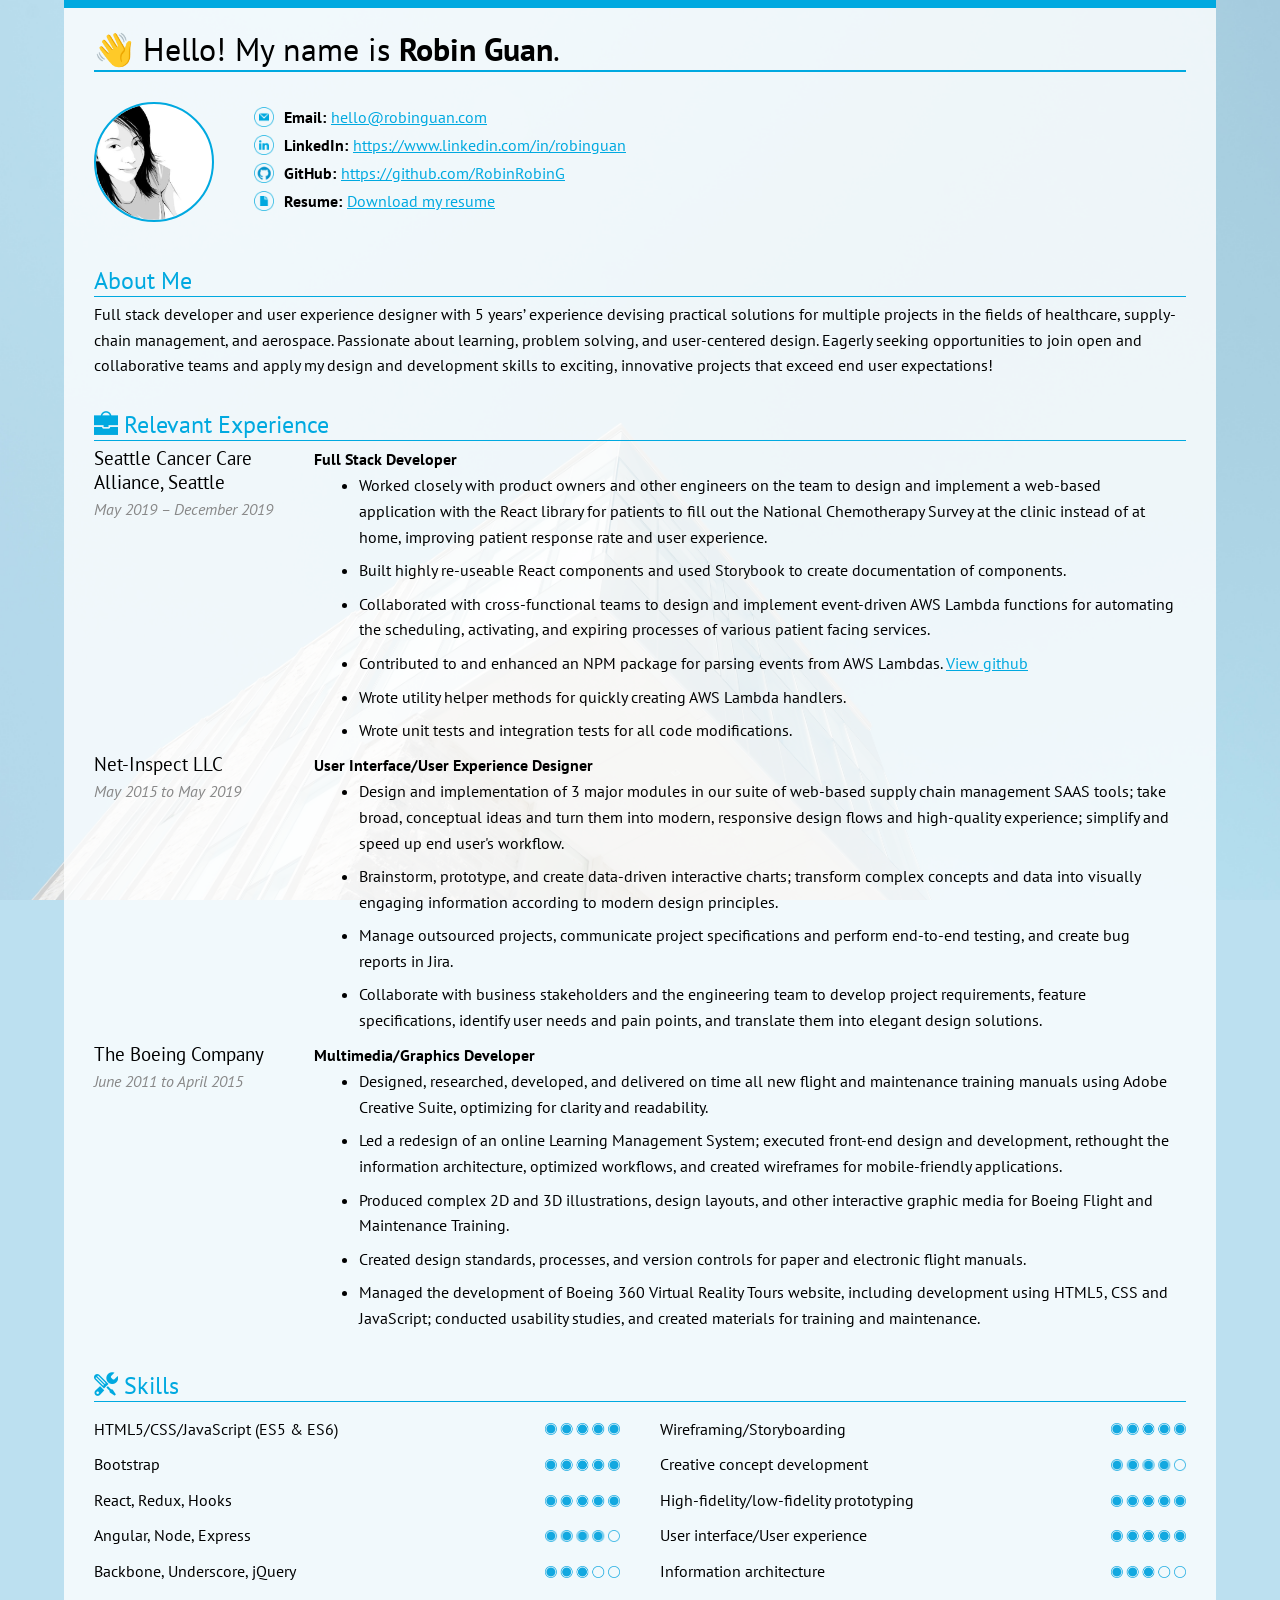
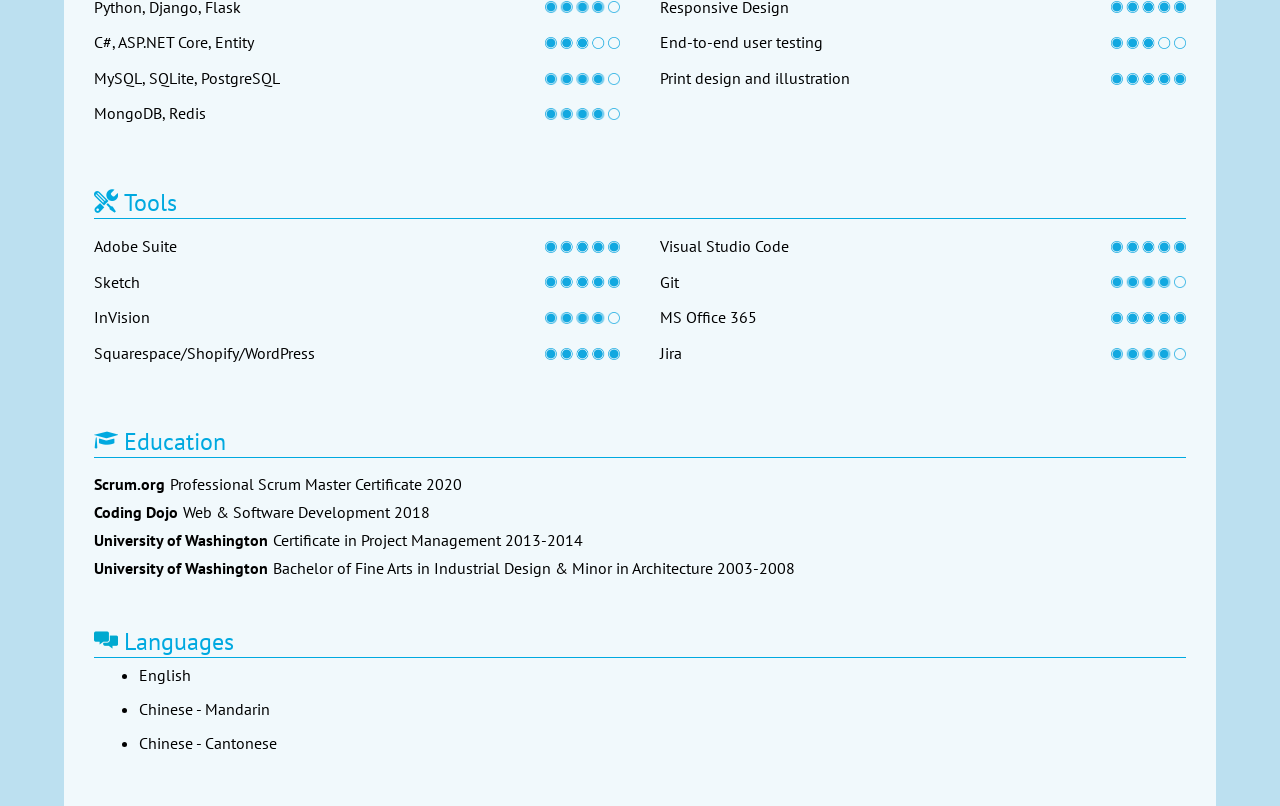
<file: index.html>
<!DOCTYPE html>
<head>
	<title>Robin Guan's Resume</title>
	<link rel="stylesheet" href="style.css" type="text/css" >
	<link href='http://fonts.googleapis.com/css?family=PT+Sans:400,700,400italic' rel='stylesheet' type='text/css'>
	<script src="jquery-1.11.1.min.js"></script>

	<script>
		/*$(document).ready(function() {
			var pos = $('header').offset();

			$(window).scroll(function() {
			        if($(window).scrollTop() > (pos.top) - 25) {
			              $('header').css('position', 'fixed').addClass('header-fixed');
			        } else {
			            $('header').css('position','static');
			            $('header').removeClass('header-fixed');
			        }    
			});
		});*/
	</script>
</head>

<body>
	<header>
		<h1>👋 Hello! My name is <strong>Robin Guan</strong>.</h1>
	</header>

	<section class="clearfix">
		<div id="profile-circular"></div>
		<dl id="info">
			<dt id="email">Email:</dt><dd><a href="mailto:hello@robinguan.com">hello@robinguan.com</a></dd>
			<dt id="address">LinkedIn:</dt><dd><a href="https://www.linkedin.com/in/robinguan/">https://www.linkedin.com/in/robinguan</a></dd>
			<dt id="github">GitHub:</dt><dd><a href="https://github.com/RobinRobinG">https://github.com/RobinRobinG</a></dd>
			<dt id="resume">Resume:</dt><dd><a href="RobinGuanResume2020.pdf">Download my resume</a></dd>
		</dl>
	</section>

	<section id="aboutme">
		<h2>About Me</h2>
		<p>Full stack developer and user experience designer with 5 years’ experience devising practical solutions for multiple projects in the fields of healthcare, supply-chain management, and aerospace. Passionate about learning, problem solving, and user-centered design. Eagerly seeking opportunities to join open and collaborative teams and apply my design and development skills to exciting, innovative projects that exceed end user expectations!</p>
	</section>
	

	<section id="workexperience">
		<h2>Relevant Experience</h2>
		<div class="clearfix">
			<div class="two-column-left">
				<h3>Seattle Cancer Care Alliance, Seattle</h3>
				<span>May 2019 – December 2019</span>
			</div>
			<div class="two-column-right">
				<h4>Full Stack Developer</h4>
				<ul>
					<li>Worked closely with product owners and other engineers on the team to design and implement a web-based application with the React library for patients to fill	out the National Chemotherapy Survey at the clinic instead of at home, improving patient response rate and user experience.</li>
					<li>Built highly re-useable React components and used Storybook to create documentation of components.</li>
					<li>Collaborated with cross-functional teams to design and implement event-driven AWS Lambda functions for automating the scheduling, activating, and expiring processes of various patient facing services.</li>
					<li>Contributed to and enhanced an NPM package for parsing events from AWS Lambdas. <a href="https://github.com/seattlecca/lambda-event-parser">View github</a></li>
					<li>Wrote utility helper methods for quickly creating AWS Lambda handlers.</li>
					<li>Wrote unit tests and integration tests for all code modifications.</li>
				</ul>
			</div>
		</div>
		<div class="clearfix">
			<div class="two-column-left">
				<h3>Net-Inspect LLC</h3>
				<span>May 2015 to May 2019</span>
			</div>
			<div class="two-column-right">
				<h4>User Interface/User Experience Designer</h4>
				<ul>
					<li>Design and implementation of 3 major modules in our suite of web-based supply chain management SAAS tools; take broad, conceptual ideas and turn them into modern, responsive design flows and high-quality experience; simplify and speed up end user&apos;s workflow.</li>
					<li>Brainstorm, prototype, and create data-driven interactive charts; transform complex concepts and data into visually engaging information according to modern design principles.</li>
					<li>Manage outsourced projects, communicate project specifications and perform end-to-end testing, and create bug reports in Jira.</li>
					<li>Collaborate with business stakeholders and the engineering team to develop project requirements, feature specifications, identify user needs and pain points, and translate them into elegant design solutions.</li>
				</ul>
			</div>	
		</div>
		<div class="clearfix">
			<div class="two-column-left">
				<h3>The Boeing Company</h3>
				<span>June 2011 to April 2015</span>
			</div>
			<div class="two-column-right">
				<h4>Multimedia/Graphics Developer</h4>
				<ul>
					<li>Designed, researched, developed, and delivered on time all new flight and maintenance training manuals using Adobe Creative Suite, optimizing for clarity and readability.</li>
					<li>Led a redesign of an online Learning Management System; executed front-end design and development, rethought the information architecture, optimized workflows, and created wireframes for mobile-friendly applications.</li>
					<li>Produced complex 2D and 3D illustrations, design layouts, and other interactive graphic media for Boeing Flight and Maintenance Training.</li>
					<li>Created design standards, processes, and version controls for paper and electronic flight manuals.</li>
					<li>Managed the development of Boeing 360 Virtual Reality Tours website, including development using HTML5, CSS and JavaScript; conducted usability studies, and created materials for training and maintenance.</li>
				</ul>
			</div>
		</div>
	</section>

	<section id="skills">
		<h2>Skills</h2>
		<div class="clearfix">
			<div class="two-column-left">
				<ul>
					<li>HTML5/CSS/JavaScript (ES5 & ES6) <span class="level5">Skill level:
							5</span></li>
					<li>Bootstrap <span class="level5">Skill level: 5</span></li>
					<li>React, Redux, Hooks <span class="level5">Skill level: 5</span></li>
					<li>Angular, Node, Express<span class="level4">Skill level: 4</span></li>
					<li>Backbone, Underscore, jQuery <span class="level3">Skill level: 3</span>
					</li>
					<li>Python, Django, Flask <span class="level4">Skill level: 4</span></li>
					<li>C#, ASP.NET Core, Entity <span class="level3">Skill level: 3</span></li>
					<li>MySQL, SQLite, PostgreSQL <span class="level4">Skill level: 4</span>
					</li>
					<li>MongoDB, Redis <span class="level4">Skill level: 4</span></li>
				</ul>
			</div>
			<div class="two-column-right">		
				<ul>
					<li>Wireframing/Storyboarding <span class="level5">Skill level: 5</span></li>
					<li>Creative concept development <span class="level4">Skill level: 4</span></li>
					<li>High-fidelity/low-fidelity prototyping <span class="level5">Skill level: 5</span></li>
					<li>User interface/User experience <span class="level5">Skill level: 5</span></li>
					<li>Information architecture <span class="level3">Skill level: 3</span></li>
					<li>Responsive Design <span class="level5">Skill level: 5</span></li>
					<li>End-to-end user testing <span class="level3">Skill level: 3</span></li>
					<li>Print design and illustration <span class="level5">Skill level: 5</span></li>
				</ul>
			</div>
		</div>
	</section>
	<section id="skills">
		<h2>Tools</h2>
		<div class="clearfix">		
			<div class="two-column-left">		
				<ul>
					<li>Adobe Suite <span class="level5">Skill level: 5</span></li>
					<li>Sketch <span class="level5">Skill level: 5</span></li>
					<li>InVision <span class="level4">Skill level: 4</span></li>
					<li>Squarespace/Shopify/WordPress <span class="level5">Skill level: 5</span></li>
				</ul>
			</div>
			<div class="two-column-right">
				<ul>
					<li>Visual Studio Code <span class="level5">Skill level: 5</span></li>
					<li>Git <span class="level4">Skill level: 4</span></li>
					<li>MS Office 365 <span class="level5">Skill level: 5</span></li>
					<li>Jira <span class="level4">Skill level: 4</span></li>
				</ul>
			</div>
		</div>
	</section>

	<section id="education">
		<h2>Education</h2>
		<div>
			<dl>
				<dt>Scrum.org</dt><dd>Professional Scrum Master Certificate <span>2020</span></dd>
				<dt>Coding Dojo</dt><dd>Web & Software Development <span>2018</span></dd>
				<dt>University of Washington</dt><dd>Certificate in Project Management <span>2013-2014</span></dd>
				<dt>University of Washington</dt><dd>Bachelor of Fine Arts in Industrial Design &amp; Minor in Architecture <span>2003-2008</span></dd>
			</dl>
		</div>
	</section>

	<section id="languages">
		<h2>Languages</h2>
		<ul>
			<li>English</li>
			<li>Chinese - Mandarin</li>
			<li>Chinese - Cantonese</li>
		</ul>
	</section>

	</body>
</html>
</file>
<file: style.css>
html {
	font-family: 'PT Sans', sans-serif;
	box-sizing: border-box;
	margin: 0;
	padding: 0;
	background: url('/images/resume-bg.jpg');
	background-size: cover;
	background-color: #BCE0F0;
	background-attachment: fixed;
}
*, *:before, *:after {
	box-sizing: inherit;
}
body {
	min-width: 300px;
	background: rgba(255,255,255,0.8);
	margin: 0 auto 0 auto;
	width: 80%;
	padding: 20px 30px 20px 30px;
	border-top: 8px solid #00A9E0;
}
a {
	color: #00A9E0;
}
a:hover {
	text-decoration: none;
}
h1, h2, h3, h4 {
	margin: 0;
	font-weight: normal;
}
h1 {
	border-bottom: 2px solid #00A9E0;
	margin-bottom: 20px;
	font-weight: normal;
}
h2 {
	color: #00A9E0;
	margin-bottom: 5px;
	border-bottom: 1px solid #00A9E0;
}
h4 {
	line-height: 1.1em;
	font-weight: bold;
}
p {
	line-height: 1.6em;
	margin: 0;
}
ul {
	margin: 5px;
}
li {
	line-height: 1.6em;
	margin-bottom: .5em;
}
.clearfix:before, .clearfix:after {
	content: " ";
	display: table;
}
.clearfix:after {
	clear: both;
}
.clearfix {
	*zoom: 1;
}
#workexperience .two-column-left {
	min-width: 220px;
	max-width: 220px;
	margin: 0;
	padding: 0;
}
#workexperience .two-column-right {
	margin: 0;
	padding: 5px 0 0 0;
}
.header-fixed {
	min-width: 300px;
	background-color: #f5f5f5;
	margin: 0 auto 0 auto;
	padding: 20px 30px 0 30px;
	left: 0;
	right: 0;
	top: 0;
	width: 80%;
	border-top: 10px solid #00A9E0;
}
#info {
	margin-top: 15px;
}
dt {
	margin: 0 5px 8px 0;
	float: left;
	font-weight: bold;
}
dd {
	margin: 0 0 8px 0;
}
dl {
	padding-bottom: 10px;
}
dt#address {
	background: url('images/linkedin.png') no-repeat left top;
	background-size: 20px 20px;
	padding-left: 30px;
}
dt#email {
	background: url('images/email.png') no-repeat left top;
	background-size: 20px 20px;
	padding-left: 30px;
}
dt#github {
	background: url('images/github.png') no-repeat left top;
	background-size: 20px 20px;
	padding-left: 30px;
}
dt#resume {
	background: url('images/resume.png') no-repeat left top;
	background-size: 20px 20px;
	padding-left: 30px;
}
#profile-circular {
	float: left;
	margin: 10px 40px 0 0;
	width: 120px;
	height: 120px;
	background-image: url('images/me-circle.png');
	background-size: cover;
	display: block;
	border: 2px solid #00A9E0;
	border-radius: 60px;
	-webkit-border-radius: 60px;
	-moz-border-radius: 60px;
}
#aboutme, #workexperience, #skills, #education, #languages {
	margin: 20px 0 30px 0;
	padding-left: 0 0 0 0;
}
#workexperience div.clearfix {
	display: flex;
}
#workexperience span {
	display: block;
	padding-top: 5px;
	color: #888888;
	font-style: italic;
}
#workexperience h2 {
	background: url('images/experience.png') no-repeat 0px 2px;
	background-size: 24px 24px;
	padding-left: 30px;
}
#skills h2 {
	background: url('images/skills.png') no-repeat 0px 2px;
	background-size: 24px 24px;
	padding-left: 30px;
}
#education h2 {
	background: url('images/education.png') no-repeat 0px 2px;
	background-size: 24px 24px;
	padding-left: 30px;
}
#languages h2 {
	background: url('images/languages.png') no-repeat 0px 2px;
	background-size: 24px 24px;
	padding-left: 30px;
}
#contactme h2 {
	background: url('images/smile.png') no-repeat 0px 2px;
	background-size: 24px 24px;
	padding-left: 30px;
}
#portfolio {
	border-top: 1px solid #00A9E0;
	margin-top: 20px;
}
#portfolio a {
	display: block;
	margin: 30px auto 50px auto;
	border-radius: 50px;
	overflow:hidden;
	background: #00A9E0;
	color: #ffffff;
	width: 80%;
	min-width: 240px;
	font-size: 1em;
	height: 50px;
	text-align: center;
	line-height: 50px;
	text-decoration: none;
}
#portfolio a:hover {
	text-decoration: none;
	background-color: #fff;
	border: 2px solid #00A9E0;
	color: #00A9E0;
}
#skills ul {
	list-style-type: none;
	margin: 10px 0 20px 0;
	padding: 0;
	width: 100%;
}
#skills ul li {
	display: block;
	margin: 0 0 10px 0;
	padding: 0;
}
#skills div {
	display: flex;
	justify-content: space-between;
}
#skills .two-column-left {
	width:50%;
	margin: 0 40px 0 0;
	padding: 0;
}
#skills .two-column-right {
	width:50%;
	margin: 0;
	padding: 0;
}
.level3 {
	text-indent: -9999px;
	display: block;
	margin: 0;
	width: 100px;
	float: right;
	background: url(images/level3.png) no-repeat right;
	background-size: 75px 12px;
	image-rendering:optimizeQuality;
}
.level4 {
	text-indent: -9999px;
	display: block;
	margin: 0;
	width: 100px;
	float: right;
	background: url(images/level4.png) no-repeat right;
	background-size: 75px 12px;
	image-rendering:optimizeQuality;
}
.level5 {
	text-indent: -9999px;
	display: block;
	margin: 0;
	width: 100px;
	float: right;
	background: url(images/level5.png) no-repeat right;
	background-size: 75px 12px;
	image-rendering:optimizeQuality;
}
.formfield {
	margin: 0;
	padding-bottom: 10px;
}
@media all and (max-width: 1440px) {
	body {
			width: 90%;
 }
	.header-fixed {
			width: 80%;
 }
}
@media all and (min-width: 550px) and (max-width: 920px) {
	#skills div {
			display: block;
 }
	#skills ul {
			margin-bottom: 0;
			padding-bottom: 0;
 }
	.three-column-left, .three-column-right {
			display: block;
			width: 100%;
			margin: 0;
			padding: 0;
 }
	.two-column-left {
			min-width: none;
			max-width: none;
			margin: 10px 0 0 0;
			border-bottom: 1px solid #cccccc;
 }
	.two-column-right {
			min-width: none;
			max-width: none;
 }
	.header-fixed {
			position: static !important;
			width: 100% !important;
			border: none !important;
			padding: 0 !important;
 }
	#workexperience div.clearfix {
			flex-direction: column;
 }
	#workexperience div.clearfix div h3 {
			display: inline;
 }
	#workexperience div.clearfix div span {
			display: inline;
 }
}
@media all and (max-width: 550px) {
	#profile-circular {
			width: 240px;
			height: 240px;
			border-radius: 120px;
			margin: 0 auto 20px auto;
			float: none;
 }
	.header-fixed {
			position: static !important;
			width: 100% !important;
			border: none !important;
			padding: 0 !important;
 }
	#info dt {
			text-indent: -9999px;
			padding-left: 20px;
 }
	#aboutme {
			margin-top: 0;
 }
	#skills div {
			display: block;
 }
	#skills ul {
			margin-bottom: 0;
			padding-bottom: 0;
 }
	.two-column-left {
			min-width: none;
			max-width: none;
			padding: 0 0 10px 0;
			margin: 10px 0 0 0;
			border-bottom: 1px solid #cccccc;
 }
	.two-column-right {
			min-width: none;
			max-width: none;
 }
	#workexperience ul {
			padding: 0 0 0 20px;
			margin: 5px 0 0 0;
 }
	#workexperience div.clearfix {
			flex-direction: column;
 }
	#workexperience div.clearfix div h3 {
			display: block;
 }
	#workexperience div.clearfix div span {
			display: block;
 }
	#education dt {
			float: none;
			margin-bottom: 0;
 }
	#education dd span {
			font-style: italic;
 }
}
</file>
